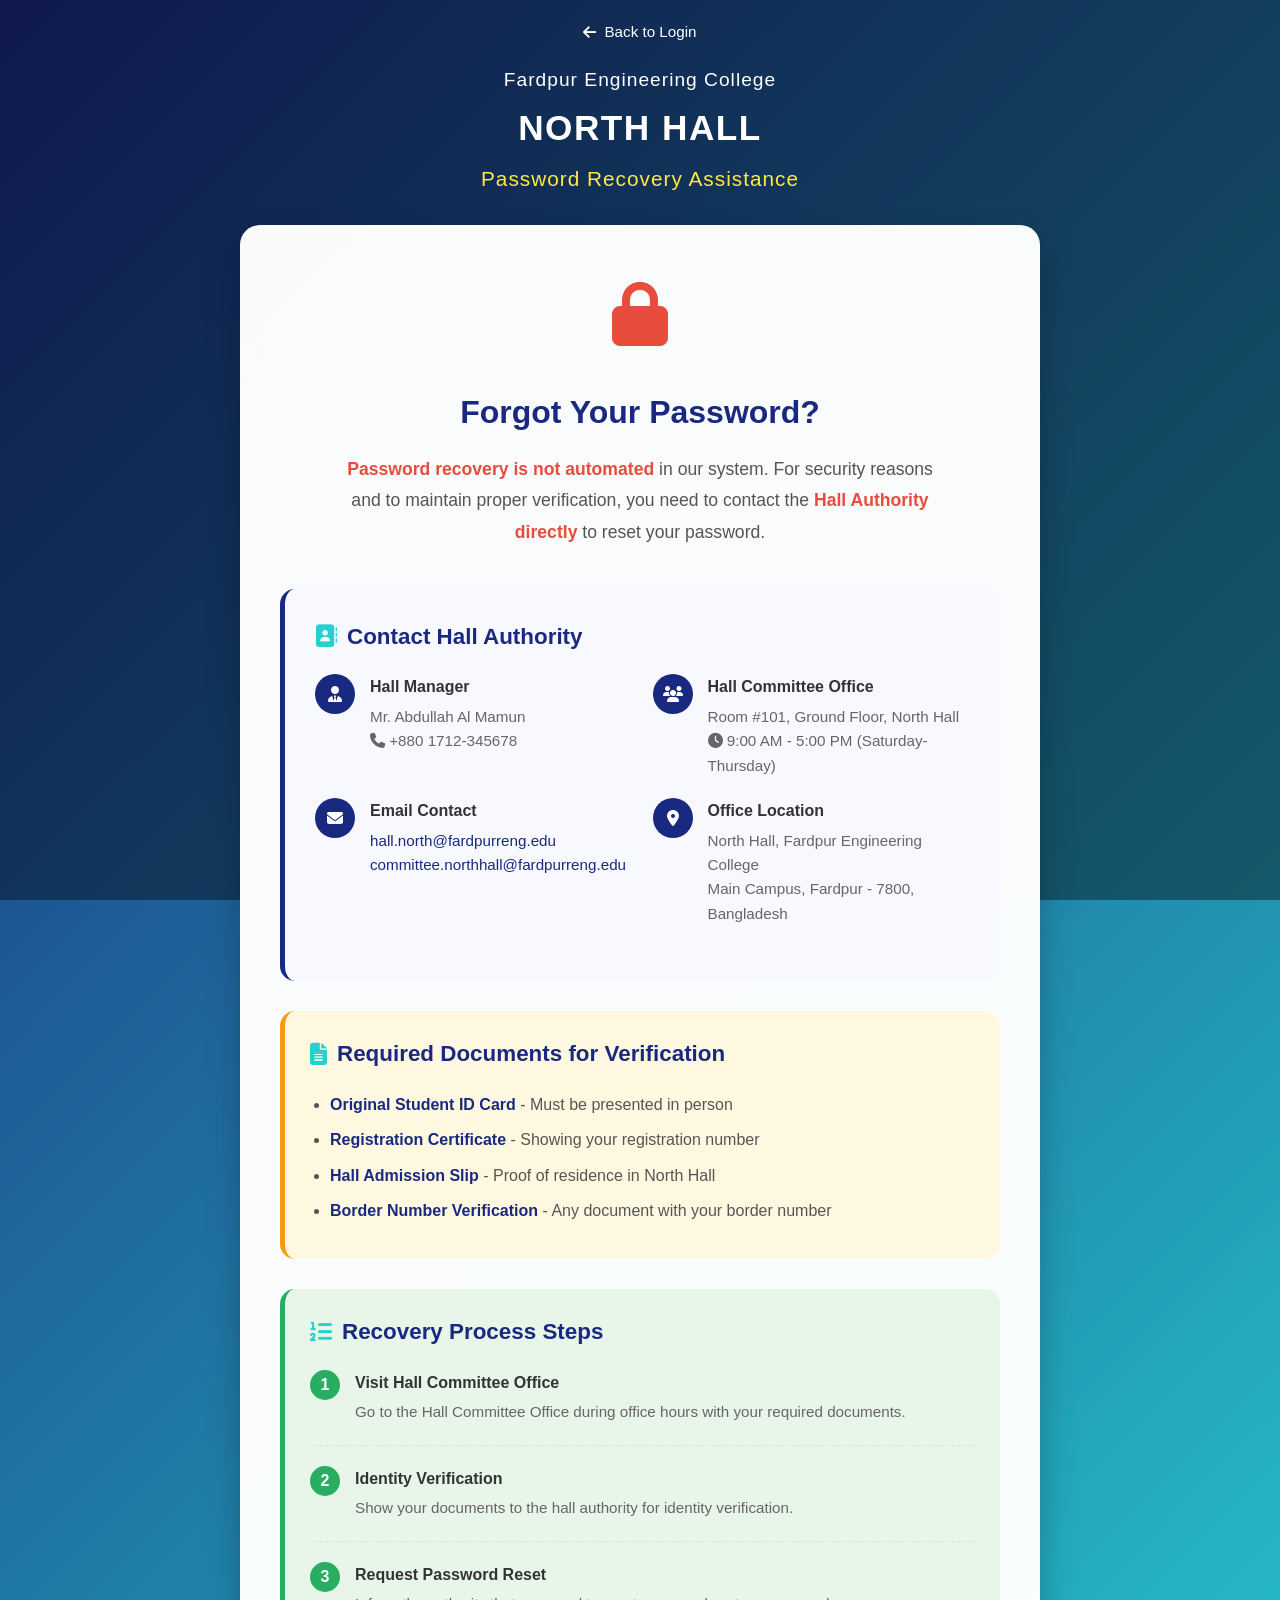
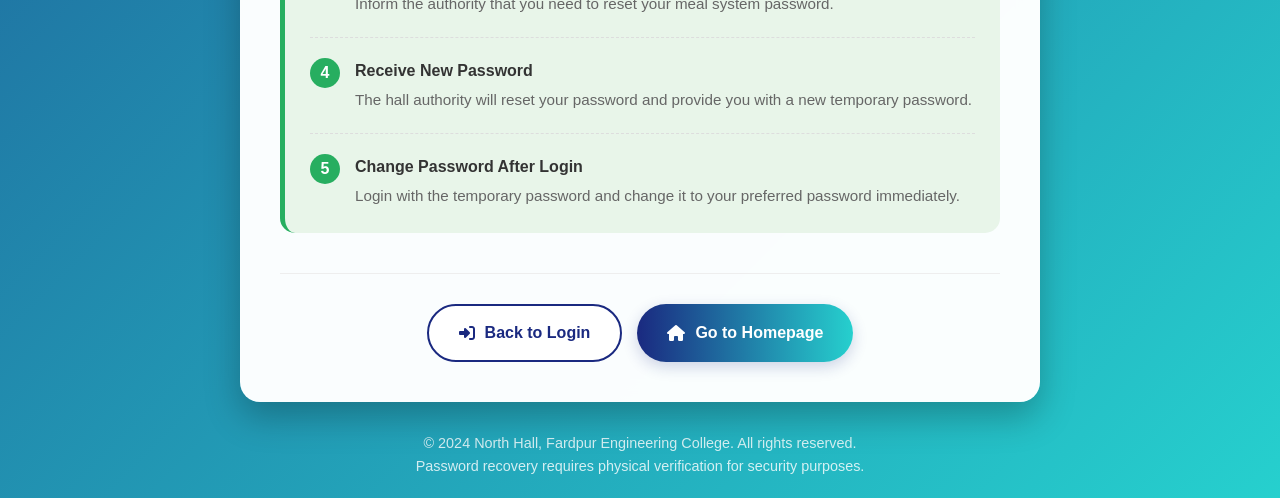
<file: NorthHall/user/templates/user/recover.html>
<!DOCTYPE html>
<html lang="en">
<head>
    <meta charset="UTF-8">
    <meta name="viewport" content="width=device-width, initial-scale=1.0">
    <title>Password Recovery - North Hall Meal System</title>
    <link rel="stylesheet" href="https://cdnjs.cloudflare.com/ajax/libs/font-awesome/6.4.0/css/all.min.css">
    <style>
        * {
            margin: 0;
            padding: 0;
            box-sizing: border-box;
            font-family: 'Segoe UI', Tahoma, Geneva, Verdana, sans-serif;
        }
        
        body {
            background: linear-gradient(135deg, #1a2980, #26d0ce);
            color: #333;
            line-height: 1.6;
            min-height: 100vh;
            display: flex;
            flex-direction: column;
            justify-content: center;
            align-items: center;
            padding: 20px;
        }
        
        .background-overlay {
            position: fixed;
            top: 0;
            left: 0;
            width: 100%;
            height: 100%;
            background: rgba(0, 0, 0, 0.4);
            z-index: -1;
        }
        
        .container {
            max-width: 800px;
            width: 100%;
            animation: fadeIn 0.8s ease-out;
        }
        
        .header {
            text-align: center;
            margin-bottom: 30px;
        }
        
        .back-link {
            display: inline-flex;
            align-items: center;
            color: white;
            text-decoration: none;
            margin-bottom: 20px;
            font-size: 0.95rem;
            transition: color 0.3s ease;
        }
        
        .back-link:hover {
            color: #ffeb3b;
        }
        
        .back-link i {
            margin-right: 8px;
        }
        
        .college-name {
            font-size: 1.2rem;
            color: white;
            font-weight: 500;
            letter-spacing: 1px;
            margin-bottom: 5px;
        }
        
        .hall-name {
            font-size: 2.2rem;
            color: #fff;
            font-weight: 700;
            text-transform: uppercase;
            letter-spacing: 1.5px;
            margin-bottom: 5px;
        }
        
        .page-title {
            font-size: 1.3rem;
            color: #ffeb3b;
            font-weight: 400;
            letter-spacing: 1px;
        }
        
        /* Main Content Styles */
        .main-content {
            background: rgba(255, 255, 255, 0.98);
            border-radius: 20px;
            padding: 40px;
            box-shadow: 0 15px 35px rgba(0, 0, 0, 0.25);
            backdrop-filter: blur(10px);
        }
        
        .message-container {
            text-align: center;
            margin-bottom: 40px;
        }
        
        .icon-large {
            font-size: 4rem;
            color: #e74c3c;
            margin-bottom: 20px;
        }
        
        .message-title {
            font-size: 2rem;
            color: #1a2980;
            margin-bottom: 15px;
            font-weight: 700;
        }
        
        .message-text {
            font-size: 1.1rem;
            color: #555;
            line-height: 1.8;
            max-width: 600px;
            margin: 0 auto;
        }
        
        .message-text strong {
            color: #e74c3c;
        }
        
        /* Contact Information */
        .contact-section {
            background: #f8f9ff;
            border-radius: 15px;
            padding: 30px;
            margin-top: 30px;
            border-left: 5px solid #1a2980;
        }
        
        .section-title {
            font-size: 1.4rem;
            color: #1a2980;
            margin-bottom: 20px;
            font-weight: 600;
            display: flex;
            align-items: center;
            gap: 10px;
        }
        
        .section-title i {
            color: #26d0ce;
        }
        
        .contact-info {
            display: grid;
            grid-template-columns: repeat(auto-fit, minmax(250px, 1fr));
            gap: 20px;
            margin-bottom: 25px;
        }
        
        .contact-item {
            display: flex;
            align-items: flex-start;
            gap: 15px;
        }
        
        .contact-icon {
            background: #1a2980;
            color: white;
            width: 40px;
            height: 40px;
            border-radius: 50%;
            display: flex;
            align-items: center;
            justify-content: center;
            flex-shrink: 0;
        }
        
        .contact-details h4 {
            color: #333;
            margin-bottom: 5px;
            font-size: 1rem;
        }
        
        .contact-details p {
            color: #666;
            font-size: 0.95rem;
        }
        
        .contact-details a {
            color: #1a2980;
            text-decoration: none;
            font-weight: 500;
            transition: color 0.3s ease;
        }
        
        .contact-details a:hover {
            color: #26d0ce;
            text-decoration: underline;
        }
        
        /* Required Documents */
        .documents-section {
            margin-top: 30px;
            padding: 25px;
            background: #fff8e1;
            border-radius: 15px;
            border-left: 5px solid #f39c12;
        }
        
        .documents-list {
            margin-top: 15px;
            padding-left: 20px;
        }
        
        .documents-list li {
            margin-bottom: 10px;
            color: #555;
        }
        
        .documents-list li strong {
            color: #1a2980;
        }
        
        /* Instructions */
        .instructions-section {
            margin-top: 30px;
            padding: 25px;
            background: #e8f5e9;
            border-radius: 15px;
            border-left: 5px solid #27ae60;
        }
        
        .instructions-list {
            margin-top: 15px;
        }
        
        .step {
            display: flex;
            gap: 15px;
            margin-bottom: 20px;
            padding-bottom: 20px;
            border-bottom: 1px dashed #ddd;
        }
        
        .step:last-child {
            border-bottom: none;
            margin-bottom: 0;
            padding-bottom: 0;
        }
        
        .step-number {
            background: #27ae60;
            color: white;
            width: 30px;
            height: 30px;
            border-radius: 50%;
            display: flex;
            align-items: center;
            justify-content: center;
            font-weight: bold;
            flex-shrink: 0;
        }
        
        .step-content h4 {
            color: #333;
            margin-bottom: 5px;
            font-size: 1rem;
        }
        
        .step-content p {
            color: #666;
            font-size: 0.95rem;
        }
        
        /* Action Buttons */
        .action-buttons {
            display: flex;
            flex-wrap: wrap;
            gap: 15px;
            justify-content: center;
            margin-top: 40px;
            padding-top: 30px;
            border-top: 1px solid #eee;
        }
        
        .action-btn {
            padding: 14px 30px;
            border-radius: 50px;
            font-size: 1rem;
            font-weight: 600;
            cursor: pointer;
            transition: all 0.3s ease;
            display: inline-flex;
            align-items: center;
            justify-content: center;
            text-decoration: none;
            min-width: 180px;
            border: none;
        }
        
        .btn-primary {
            background: linear-gradient(to right, #1a2980, #26d0ce);
            color: white;
            box-shadow: 0 5px 15px rgba(26, 41, 128, 0.2);
        }
        
        .btn-secondary {
            background: white;
            color: #1a2980;
            border: 2px solid #1a2980;
        }
        
        .action-btn:hover {
            transform: translateY(-3px);
            box-shadow: 0 8px 20px rgba(0, 0, 0, 0.15);
        }
        
        .action-btn:active {
            transform: translateY(0);
        }
        
        .action-btn i {
            margin-right: 10px;
        }
        
        /* Footer */
        footer {
            text-align: center;
            margin-top: 30px;
            color: rgba(255, 255, 255, 0.8);
            font-size: 0.9rem;
        }
        
        /* Animations */
        @keyframes fadeIn {
            from { opacity: 0; transform: translateY(20px); }
            to { opacity: 1; transform: translateY(0); }
        }
        
        /* Responsive */
        @media (max-width: 768px) {
            .main-content {
                padding: 30px 20px;
            }
            
            .hall-name {
                font-size: 1.8rem;
            }
            
            .message-title {
                font-size: 1.6rem;
            }
            
            .contact-info {
                grid-template-columns: 1fr;
            }
            
            .action-buttons {
                flex-direction: column;
                align-items: center;
            }
            
            .action-btn {
                width: 100%;
                max-width: 300px;
            }
        }
        
        @media (max-width: 480px) {
            .container {
                padding: 10px;
            }
            
            .hall-name {
                font-size: 1.5rem;
            }
            
            .main-content {
                padding: 20px 15px;
            }
            
            .message-title {
                font-size: 1.4rem;
            }
        }
    </style>
</head>
<body>
    <div class="background-overlay"></div>
    
    <div class="container">
        <div class="header">
            <a href="{% url 'login_page' %}" class="back-link">
                <i class="fas fa-arrow-left"></i> Back to Login
            </a>
            <div class="college-name">Fardpur Engineering College</div>
            <div class="hall-name">North Hall</div>
            <div class="page-title">Password Recovery Assistance</div>
        </div>
        
        <div class="main-content">
            <div class="message-container">
                <div class="icon-large">
                    <i class="fas fa-lock"></i>
                </div>
                <h1 class="message-title">Forgot Your Password?</h1>
                <p class="message-text">
                    <strong>Password recovery is not automated</strong> in our system. For security reasons and to maintain 
                    proper verification, you need to contact the <strong>Hall Authority directly</strong> to reset your password.
                </p>
            </div>
            
            <div class="contact-section">
                <h2 class="section-title">
                    <i class="fas fa-address-book"></i> Contact Hall Authority
                </h2>
                
                <div class="contact-info">
                    <div class="contact-item">
                        <div class="contact-icon">
                            <i class="fas fa-user-tie"></i>
                        </div>
                        <div class="contact-details">
                            <h4>Hall Manager</h4>
                            <p>Mr. Abdullah Al Mamun</p>
                            <p><i class="fas fa-phone"></i> +880 1712-345678</p>
                        </div>
                    </div>
                    
                    <div class="contact-item">
                        <div class="contact-icon">
                            <i class="fas fa-users"></i>
                        </div>
                        <div class="contact-details">
                            <h4>Hall Committee Office</h4>
                            <p>Room #101, Ground Floor, North Hall</p>
                            <p><i class="fas fa-clock"></i> 9:00 AM - 5:00 PM (Saturday-Thursday)</p>
                        </div>
                    </div>
                    
                    <div class="contact-item">
                        <div class="contact-icon">
                            <i class="fas fa-envelope"></i>
                        </div>
                        <div class="contact-details">
                            <h4>Email Contact</h4>
                            <p><a href="mailto:hall.north@fardpurreng.edu">hall.north@fardpurreng.edu</a></p>
                            <p><a href="mailto:committee.northhall@fardpurreng.edu">committee.northhall@fardpurreng.edu</a></p>
                        </div>
                    </div>
                    
                    <div class="contact-item">
                        <div class="contact-icon">
                            <i class="fas fa-map-marker-alt"></i>
                        </div>
                        <div class="contact-details">
                            <h4>Office Location</h4>
                            <p>North Hall, Fardpur Engineering College</p>
                            <p>Main Campus, Fardpur - 7800, Bangladesh</p>
                        </div>
                    </div>
                </div>
            </div>
            
            <div class="documents-section">
                <h2 class="section-title">
                    <i class="fas fa-file-alt"></i> Required Documents for Verification
                </h2>
                <ul class="documents-list">
                    <li><strong>Original Student ID Card</strong> - Must be presented in person</li>
                    <li><strong>Registration Certificate</strong> - Showing your registration number</li>
                    <li><strong>Hall Admission Slip</strong> - Proof of residence in North Hall</li>
                    <li><strong>Border Number Verification</strong> - Any document with your border number</li>
                </ul>
            </div>
            
            <div class="instructions-section">
                <h2 class="section-title">
                    <i class="fas fa-list-ol"></i> Recovery Process Steps
                </h2>
                <div class="instructions-list">
                    <div class="step">
                        <div class="step-number">1</div>
                        <div class="step-content">
                            <h4>Visit Hall Committee Office</h4>
                            <p>Go to the Hall Committee Office during office hours with your required documents.</p>
                        </div>
                    </div>
                    
                    <div class="step">
                        <div class="step-number">2</div>
                        <div class="step-content">
                            <h4>Identity Verification</h4>
                            <p>Show your documents to the hall authority for identity verification.</p>
                        </div>
                    </div>
                    
                    <div class="step">
                        <div class="step-number">3</div>
                        <div class="step-content">
                            <h4>Request Password Reset</h4>
                            <p>Inform the authority that you need to reset your meal system password.</p>
                        </div>
                    </div>
                    
                    <div class="step">
                        <div class="step-number">4</div>
                        <div class="step-content">
                            <h4>Receive New Password</h4>
                            <p>The hall authority will reset your password and provide you with a new temporary password.</p>
                        </div>
                    </div>
                    
                    <div class="step">
                        <div class="step-number">5</div>
                        <div class="step-content">
                            <h4>Change Password After Login</h4>
                            <p>Login with the temporary password and change it to your preferred password immediately.</p>
                        </div>
                    </div>
                </div>
            </div>
            
            <div class="action-buttons">
                <a href="login.html" class="action-btn btn-secondary">
                    <i class="fas fa-sign-in-alt"></i> Back to Login
                </a>
                <a href="index.html" class="action-btn btn-primary">
                    <i class="fas fa-home"></i> Go to Homepage
                </a>
            </div>
        </div>
        
        <footer>
            <p>&copy; 2024 North Hall, Fardpur Engineering College. All rights reserved.</p>
            <p>Password recovery requires physical verification for security purposes.</p>
        </footer>
    </div>

    <script>
        document.addEventListener('DOMContentLoaded', function() {
            // Simple fade-in animation
            const elements = document.querySelectorAll('.main-content, .contact-section, .documents-section, .instructions-section');
            elements.forEach((element, index) => {
                element.style.opacity = '0';
                setTimeout(() => {
                    element.style.transition = 'opacity 0.8s ease-out';
                    element.style.opacity = '1';
                }, index * 200);
            });
            
            // Add hover effects to buttons
            const buttons = document.querySelectorAll('.action-btn');
            buttons.forEach(button => {
                button.addEventListener('mouseenter', function() {
                    this.style.transform = 'translateY(-3px)';
                });
                
                button.addEventListener('mouseleave', function() {
                    this.style.transform = 'translateY(0)';
                });
            });
            
            // Copy email functionality (optional)
            const emailLinks = document.querySelectorAll('.contact-details a[href^="mailto:"]');
            emailLinks.forEach(link => {
                link.addEventListener('click', function(e) {
                    const email = this.href.replace('mailto:', '');
                    // Optional: Show a copied notification
                    console.log('Email clicked:', email);
                });
            });
        });
    </script>
</body>
</html>
</file>
